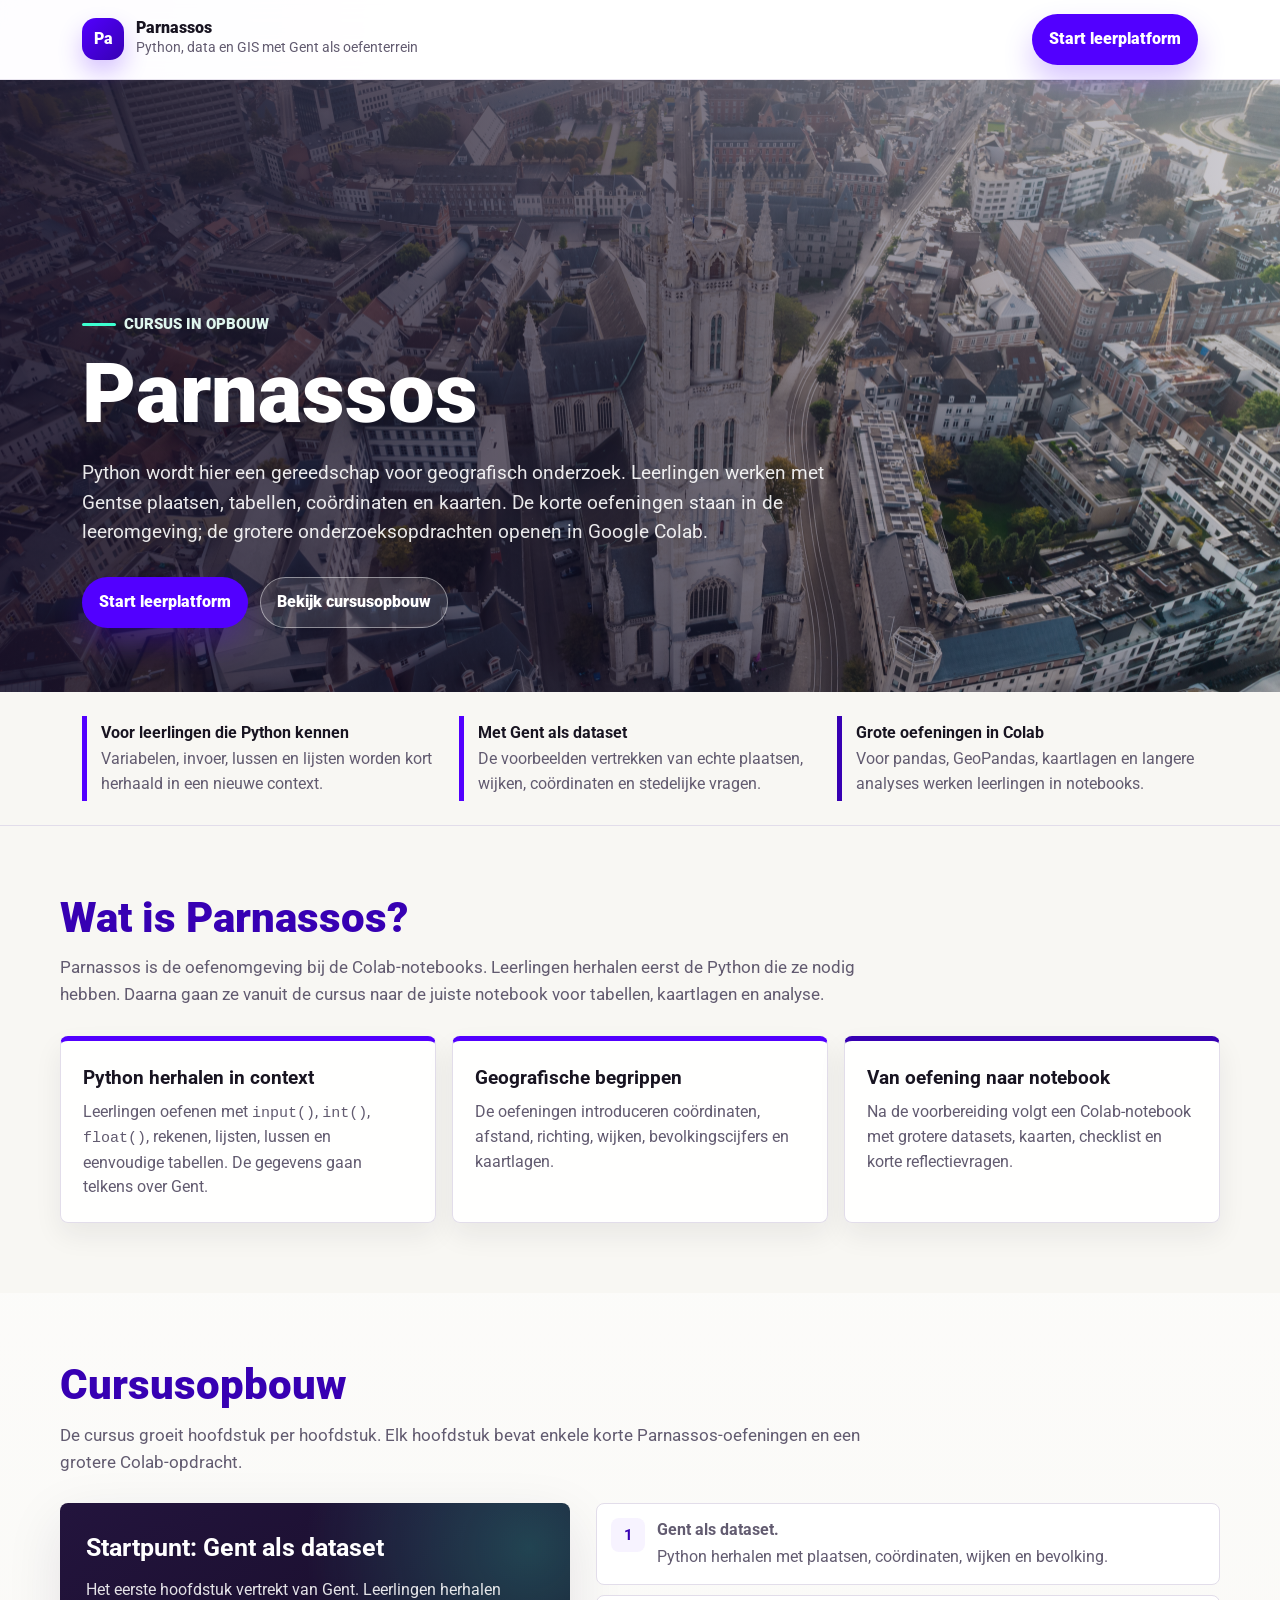
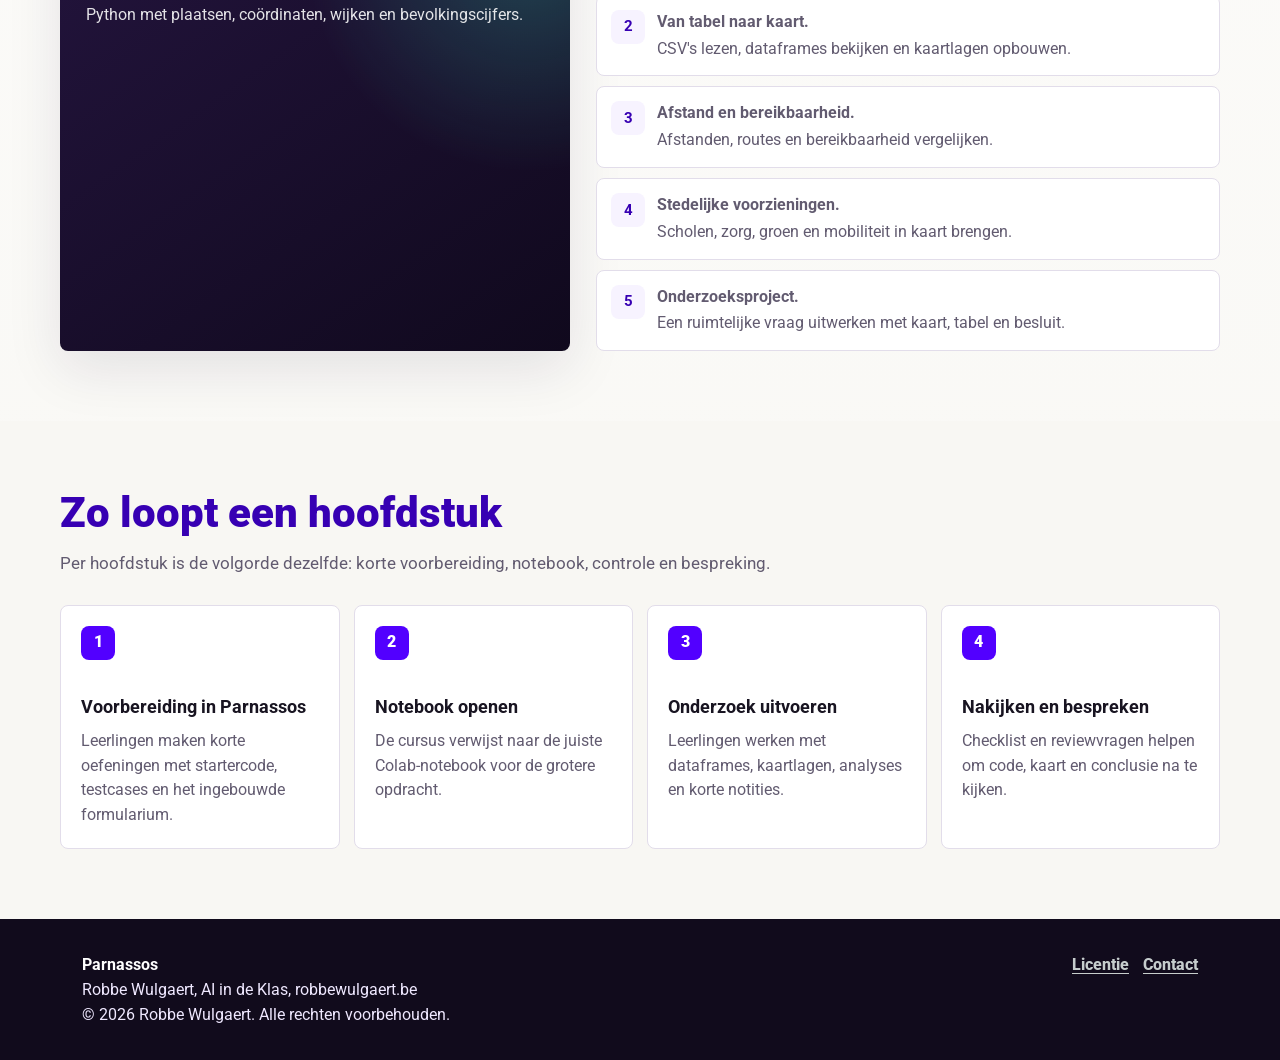
<file: index.html>
<!--
  Parnassos - product landing page
  Copyright (c) 2026 Robbe Wulgaert
  Citeer/vermeld als: Robbe Wulgaert, AI in de Klas, robbewulgaert.be
-->
<!doctype html>
<html lang="nl-BE">
<head>
  <meta charset="utf-8">
  <meta name="viewport" content="width=device-width, initial-scale=1">
  <title>Parnassos - Python, data en GIS</title>
  <meta name="description" content="Parnassos is een cursusomgeving waarin leerlingen Python gebruiken om Gent te onderzoeken met data, tabellen, coördinaten en kaarten.">
  <meta name="author" content="Robbe Wulgaert, AI in de Klas, robbewulgaert.be">
  <meta name="copyright" content="Copyright (c) 2026 Robbe Wulgaert">

  <link rel="icon" type="image/png" sizes="64x64" href="favicon.png">
  <link rel="shortcut icon" type="image/png" sizes="64x64" href="favicon.png">
  <link rel="apple-touch-icon" sizes="64x64" href="favicon.png">
  <link rel="preconnect" href="https://fonts.googleapis.com">
  <link rel="preconnect" href="https://fonts.gstatic.com" crossorigin>
  <link href="https://fonts.googleapis.com/css2?family=Roboto:wght@400;500;700;900&display=swap" rel="stylesheet">

  <style>
    :root {
      --brand: #5200FF;
      --brand-dark: #3700B3;
      --aqua: #3dffd0;
      --ink: #181421;
      --muted: #625b70;
      --paper: #ffffff;
      --mist: #f8f7f3;
      --line: #e2ddea;
      --soft: #f7f3ff;
      --good: #16834a;
      --neutral: #6d6677;
      --shadow: 0 18px 55px rgba(32, 20, 54, 0.10);
      --card-shadow: 0 10px 30px rgba(32, 20, 54, 0.08);
      --max: 1160px;
    }

    * {
      box-sizing: border-box;
    }

    html {
      scroll-behavior: smooth;
    }

    body {
      margin: 0;
      min-height: 100vh;
      font-family: "Roboto", system-ui, -apple-system, BlinkMacSystemFont, "Segoe UI", sans-serif;
      color: var(--ink);
      line-height: 1.55;
      background:
        radial-gradient(circle at top left, rgba(82, 0, 255, 0.09), transparent 34rem),
        linear-gradient(180deg, #ffffff 0%, var(--mist) 100%);
    }

    a {
      color: inherit;
      text-decoration: none;
    }

    code {
      font-family: ui-monospace, SFMono-Regular, Menlo, Monaco, Consolas, monospace;
      font-size: 0.94em;
    }

    .skip-link {
      position: absolute;
      top: 12px;
      left: -999px;
      z-index: 100;
      border-radius: 8px;
      background: var(--brand);
      color: #fff;
      padding: 10px 14px;
      font-weight: 900;
    }

    .skip-link:focus {
      left: 12px;
    }

    .site-header {
      position: sticky;
      top: 0;
      z-index: 50;
      border-bottom: 1px solid rgba(226, 221, 234, 0.78);
      background: rgba(255, 255, 255, 0.88);
      backdrop-filter: blur(16px);
    }

    .nav {
      max-width: var(--max);
      margin: 0 auto;
      padding: 14px 22px;
      display: flex;
      align-items: center;
      justify-content: space-between;
      gap: 22px;
    }

    .brand {
      display: flex;
      align-items: center;
      gap: 12px;
      min-width: 0;
    }

    .brand-mark {
      width: 42px;
      height: 42px;
      border-radius: 14px;
      display: grid;
      place-items: center;
      color: #fff;
      font-weight: 900;
      background: linear-gradient(135deg, var(--brand), var(--brand-dark));
      box-shadow: 0 12px 24px rgba(82, 0, 255, 0.24);
      flex: 0 0 auto;
    }

    .brand-title {
      display: block;
      font-weight: 900;
      line-height: 1.05;
    }

    .brand-subtitle {
      display: block;
      color: var(--muted);
      font-size: 0.9rem;
      white-space: nowrap;
      overflow: hidden;
      text-overflow: ellipsis;
    }

    .btn {
      display: inline-flex;
      align-items: center;
      justify-content: center;
      min-height: 44px;
      border-radius: 999px;
      padding: 12px 16px;
      border: 1px solid transparent;
      font-weight: 900;
      cursor: pointer;
      transition: transform 160ms ease, box-shadow 160ms ease, background 160ms ease, border-color 160ms ease;
      white-space: nowrap;
    }

    .btn:hover {
      transform: translateY(-1px);
    }

    .btn-primary {
      color: #fff;
      background: var(--brand);
      box-shadow: 0 16px 30px rgba(82, 0, 255, 0.23);
    }

    .btn-primary:hover,
    .btn-primary:focus-visible {
      background: var(--brand-dark);
      outline: none;
    }

    .btn-secondary {
      color: var(--brand);
      background: #fff;
      border-color: rgba(82, 0, 255, 0.22);
    }

    .btn-secondary:hover,
    .btn-secondary:focus-visible {
      background: var(--soft);
      border-color: rgba(82, 0, 255, 0.40);
      outline: none;
    }

    main {
      overflow: hidden;
    }

    .hero {
      position: relative;
      min-height: 68vh;
      display: grid;
      align-items: end;
      color: #fff;
      background:
        linear-gradient(90deg, rgba(18, 10, 34, 0.84) 0%, rgba(18, 10, 34, 0.58) 52%, rgba(18, 10, 34, 0.18) 100%),
        url("media/DJI_0442.jpg") center / cover no-repeat;
    }

    .hero-inner {
      width: 100%;
      max-width: var(--max);
      margin: 0 auto;
      padding: 92px 22px 64px;
    }

    .eyebrow {
      display: inline-flex;
      align-items: center;
      gap: 8px;
      margin-bottom: 18px;
      color: #dff6ee;
      font-size: 0.92rem;
      font-weight: 900;
      text-transform: uppercase;
    }

    .eyebrow::before {
      content: "";
      width: 34px;
      height: 3px;
      border-radius: 8px;
      background: var(--aqua);
    }

    h1 {
      margin: 0;
      font-size: 5.2rem;
      line-height: 0.96;
      font-weight: 900;
      letter-spacing: 0;
      text-shadow: 0 12px 30px rgba(0, 0, 0, 0.28);
    }

    .hero-copy {
      max-width: 760px;
      margin: 24px 0 0;
      color: rgba(255, 255, 255, 0.9);
      font-size: 1.2rem;
    }

    .hero-actions {
      display: flex;
      flex-wrap: wrap;
      gap: 12px;
      margin-top: 30px;
    }

    .hero-actions .btn-secondary {
      color: #fff;
      background: rgba(255, 255, 255, 0.12);
      border-color: rgba(255, 255, 255, 0.45);
    }

    .hero-actions .btn-secondary:hover,
    .hero-actions .btn-secondary:focus-visible {
      background: rgba(255, 255, 255, 0.20);
    }

    .intro-strip {
      background: var(--mist);
      border-bottom: 1px solid var(--line);
    }

    .strip-grid {
      max-width: var(--max);
      margin: 0 auto;
      padding: 24px 22px;
      display: grid;
      grid-template-columns: repeat(3, minmax(0, 1fr));
      gap: 16px;
    }

    .strip-item {
      border-left: 5px solid var(--brand);
      padding: 4px 0 4px 14px;
    }

    .strip-item:nth-child(2) {
      border-color: var(--brand);
    }

    .strip-item:nth-child(3) {
      border-color: var(--brand-dark);
    }

    .strip-item strong {
      display: block;
      margin-bottom: 2px;
      font-size: 1.02rem;
    }

    .strip-item span {
      display: block;
      color: var(--muted);
    }

    .section {
      padding: 70px 22px;
    }

    .section:nth-of-type(even) {
      background: var(--mist);
    }

    .section-inner {
      max-width: var(--max);
      margin: 0 auto;
    }

    .section-head {
      max-width: 820px;
      margin-bottom: 28px;
    }

    .section h2 {
      margin: 0;
      color: var(--brand-dark);
      font-size: 2.65rem;
      line-height: 1.05;
      font-weight: 900;
      letter-spacing: 0;
    }

    .section-lede {
      margin: 14px 0 0;
      color: var(--muted);
      font-size: 1.08rem;
    }

    .grid {
      display: grid;
      grid-template-columns: repeat(3, minmax(0, 1fr));
      gap: 16px;
    }

    .card {
      border: 1px solid var(--line);
      border-radius: 8px;
      background: rgba(255, 255, 255, 0.96);
      padding: 22px;
      box-shadow: 0 12px 28px rgba(23, 32, 38, 0.07);
    }

    .card h3 {
      margin: 0 0 8px;
      color: var(--ink);
      font-size: 1.18rem;
    }

    .card p {
      margin: 0;
      color: var(--muted);
    }

    .card.accent-green {
      border-top: 5px solid var(--brand);
    }

    .card.accent-water {
      border-top: 5px solid var(--brand);
    }

    .card.accent-brick {
      border-top: 5px solid var(--brand-dark);
    }

    .chapter-panel {
      display: grid;
      grid-template-columns: minmax(0, 0.9fr) minmax(0, 1.1fr);
      gap: 26px;
      align-items: stretch;
    }

    .chapter-highlight {
      border-radius: 8px;
      padding: 26px;
      color: #fff;
      background:
        radial-gradient(circle at 92% 10%, rgba(61, 255, 208, 0.22), transparent 14rem),
        linear-gradient(145deg, #23143d 0%, #10091d 100%);
      box-shadow: var(--shadow);
    }

    .chapter-highlight h3 {
      margin: 0 0 10px;
      font-size: 1.55rem;
    }

    .chapter-highlight p {
      margin: 0;
      color: rgba(255, 255, 255, 0.88);
    }

    .topic-list {
      margin: 0;
      padding: 0;
      list-style: none;
      display: grid;
      gap: 10px;
    }

    .topic-list li {
      display: grid;
      grid-template-columns: 34px minmax(0, 1fr);
      gap: 12px;
      align-items: start;
      border: 1px solid var(--line);
      border-radius: 8px;
      background: #fff;
      padding: 14px;
    }

    .topic-list b {
      width: 34px;
      height: 34px;
      border-radius: 8px;
      display: grid;
      place-items: center;
      color: var(--brand-dark);
      background: var(--soft);
      font-size: 0.92rem;
    }

    .topic-list strong {
      display: block;
      margin-bottom: 2px;
    }

    .topic-list span {
      color: var(--muted);
    }

    .workflow {
      display: grid;
      grid-template-columns: repeat(4, minmax(0, 1fr));
      gap: 14px;
      counter-reset: step;
    }

    .workflow-step {
      position: relative;
      min-height: 190px;
      border: 1px solid var(--line);
      border-radius: 8px;
      background: #fff;
      padding: 20px;
    }

    .workflow-step::before {
      counter-increment: step;
      content: counter(step);
      display: grid;
      place-items: center;
      width: 34px;
      height: 34px;
      margin-bottom: 34px;
      border-radius: 8px;
      color: #fff;
      background: var(--brand);
      font-weight: 900;
    }

    .workflow-step h3 {
      margin: 0 0 8px;
      font-size: 1.1rem;
    }

    .workflow-step p {
      margin: 0;
      color: var(--muted);
    }

    .two-column {
      display: grid;
      grid-template-columns: minmax(0, 1fr) minmax(320px, 0.9fr);
      gap: 26px;
      align-items: start;
    }

    .note {
      border-left: 6px solid var(--brand);
      border-radius: 8px;
      background: #fff;
      padding: 22px;
      box-shadow: 0 12px 28px rgba(23, 32, 38, 0.07);
    }

    .note h3 {
      margin: 0 0 10px;
      font-size: 1.22rem;
    }

    .note p {
      margin: 0 0 14px;
      color: var(--muted);
    }

    .steps {
      margin: 0;
      padding: 0;
      list-style: none;
      display: grid;
      gap: 12px;
    }

    .steps li {
      display: grid;
      grid-template-columns: 42px minmax(0, 1fr);
      gap: 14px;
      align-items: start;
      border: 1px solid var(--line);
      border-radius: 8px;
      background: #fff;
      padding: 18px;
    }

    .step-number {
      width: 42px;
      height: 42px;
      border-radius: 8px;
      display: grid;
      place-items: center;
      background: var(--brand);
      color: #fff;
      font-weight: 900;
    }

    .steps strong {
      display: block;
      margin-bottom: 2px;
    }

    .steps span {
      color: var(--muted);
    }

    .site-footer {
      color: #efe8ff;
      background: #110b1c;
    }

    .footer-inner {
      max-width: var(--max);
      margin: 0 auto;
      padding: 34px 22px;
      display: flex;
      justify-content: space-between;
      gap: 18px;
      flex-wrap: wrap;
    }

    .site-footer strong {
      color: #fff;
    }

    .footer-links {
      display: flex;
      gap: 14px;
      flex-wrap: wrap;
      font-weight: 800;
    }

    .site-footer a {
      color: rgba(234, 243, 239, 0.84);
      text-decoration: underline;
      text-underline-offset: 3px;
    }

    .site-footer a:hover,
    .site-footer a:focus-visible {
      color: #fff;
      outline: none;
    }

    @media (max-width: 960px) {
      .nav {
        align-items: flex-start;
        flex-direction: column;
      }

      h1 {
        font-size: 4rem;
      }

      .strip-grid,
      .grid,
      .chapter-panel,
      .workflow,
      .two-column {
        grid-template-columns: 1fr;
      }

      .workflow-step {
        min-height: auto;
      }

      .workflow-step::before {
        margin-bottom: 18px;
      }
    }

    @media (max-width: 620px) {
      .hero {
        min-height: 62vh;
      }

      .hero-inner {
        padding-top: 64px;
        padding-bottom: 46px;
      }

      h1 {
        font-size: 3.1rem;
      }

      .hero-copy,
      .section-lede {
        font-size: 1rem;
      }

      .section {
        padding: 50px 18px;
      }

      .section h2 {
        font-size: 2rem;
      }

      .hero-actions,
      .footer-inner {
        flex-direction: column;
        align-items: stretch;
      }

      .btn {
        width: 100%;
      }
    }
  </style>
</head>
<body>
  <a class="skip-link" href="#main">Spring naar inhoud</a>

  <header class="site-header">
    <nav class="nav" aria-label="Hoofdnavigatie">
      <a class="brand" href="index.html" aria-label="Parnassos startpagina">
        <span class="brand-mark">Pa</span>
        <span>
          <span class="brand-title">Parnassos</span>
          <span class="brand-subtitle">Python, data en GIS met Gent als oefenterrein</span>
        </span>
      </a>
      <a class="btn btn-primary" href="platform.html">Start leerplatform</a>
    </nav>
  </header>

  <main id="main">
    <section class="hero" aria-labelledby="hero-title">
      <div>
        <div class="hero-inner">
          <span class="eyebrow">cursus in opbouw</span>
          <h1 id="hero-title">Parnassos</h1>
          <p class="hero-copy">
            Python wordt hier een gereedschap voor geografisch onderzoek. Leerlingen werken met
            Gentse plaatsen, tabellen, coördinaten en kaarten. De korte oefeningen staan in de
            leeromgeving; de grotere onderzoeksopdrachten openen in Google Colab.
          </p>
          <div class="hero-actions">
            <a class="btn btn-primary" href="platform.html">Start leerplatform</a>
            <a class="btn btn-secondary" href="#cursus">Bekijk cursusopbouw</a>
          </div>
        </div>
      </div>
    </section>

    <div class="intro-strip" aria-label="Kern van de cursus">
      <div class="strip-grid">
        <div class="strip-item">
          <strong>Voor leerlingen die Python kennen</strong>
          <span>Variabelen, invoer, lussen en lijsten worden kort herhaald in een nieuwe context.</span>
        </div>
        <div class="strip-item">
          <strong>Met Gent als dataset</strong>
          <span>De voorbeelden vertrekken van echte plaatsen, wijken, coördinaten en stedelijke vragen.</span>
        </div>
        <div class="strip-item">
          <strong>Grote oefeningen in Colab</strong>
          <span>Voor pandas, GeoPandas, kaartlagen en langere analyses werken leerlingen in notebooks.</span>
        </div>
      </div>
    </div>

    <section id="platform" class="section" aria-labelledby="platform-title">
      <div class="section-inner">
        <div class="section-head">
          <h2 id="platform-title">Wat is Parnassos?</h2>
          <p class="section-lede">
            Parnassos is de oefenomgeving bij de Colab-notebooks. Leerlingen herhalen eerst
            de Python die ze nodig hebben. Daarna gaan ze vanuit de cursus naar de juiste notebook
            voor tabellen, kaartlagen en analyse.
          </p>
        </div>
        <div class="grid">
          <article class="card accent-green">
            <h3>Python herhalen in context</h3>
            <p>Leerlingen oefenen met <code>input()</code>, <code>int()</code>, <code>float()</code>, rekenen, lijsten, lussen en eenvoudige tabellen. De gegevens gaan telkens over Gent.</p>
          </article>
          <article class="card accent-water">
            <h3>Geografische begrippen</h3>
            <p>De oefeningen introduceren coördinaten, afstand, richting, wijken, bevolkingscijfers en kaartlagen.</p>
          </article>
          <article class="card accent-brick">
            <h3>Van oefening naar notebook</h3>
            <p>Na de voorbereiding volgt een Colab-notebook met grotere datasets, kaarten, checklist en korte reflectievragen.</p>
          </article>
        </div>
      </div>
    </section>

    <section id="cursus" class="section" aria-labelledby="cursus-title">
      <div class="section-inner">
        <div class="section-head">
          <h2 id="cursus-title">Cursusopbouw</h2>
          <p class="section-lede">
            De cursus groeit hoofdstuk per hoofdstuk. Elk hoofdstuk bevat enkele korte
            Parnassos-oefeningen en een grotere Colab-opdracht.
          </p>
        </div>
        <div class="chapter-panel">
          <article class="chapter-highlight">
            <h3>Startpunt: Gent als dataset</h3>
            <p>
              Het eerste hoofdstuk vertrekt van Gent. Leerlingen herhalen Python met plaatsen,
              coördinaten, wijken en bevolkingscijfers.
            </p>
          </article>
          <ol class="topic-list">
            <li>
              <b>1</b>
              <span><strong>Gent als dataset.</strong> Python herhalen met plaatsen, coördinaten, wijken en bevolking.</span>
            </li>
            <li>
              <b>2</b>
              <span><strong>Van tabel naar kaart.</strong> CSV's lezen, dataframes bekijken en kaartlagen opbouwen.</span>
            </li>
            <li>
              <b>3</b>
              <span><strong>Afstand en bereikbaarheid.</strong> Afstanden, routes en bereikbaarheid vergelijken.</span>
            </li>
            <li>
              <b>4</b>
              <span><strong>Stedelijke voorzieningen.</strong> Scholen, zorg, groen en mobiliteit in kaart brengen.</span>
            </li>
            <li>
              <b>5</b>
              <span><strong>Onderzoeksproject.</strong> Een ruimtelijke vraag uitwerken met kaart, tabel en besluit.</span>
            </li>
          </ol>
        </div>
      </div>
    </section>

    <section id="werkwijze" class="section" aria-labelledby="werkwijze-title">
      <div class="section-inner">
        <div class="section-head">
          <h2 id="werkwijze-title">Zo loopt een hoofdstuk</h2>
          <p class="section-lede">
            Per hoofdstuk is de volgorde dezelfde: korte voorbereiding, notebook, controle
            en bespreking.
          </p>
        </div>
        <div class="workflow">
          <article class="workflow-step">
            <h3>Voorbereiding in Parnassos</h3>
            <p>Leerlingen maken korte oefeningen met startercode, testcases en het ingebouwde formularium.</p>
          </article>
          <article class="workflow-step">
            <h3>Notebook openen</h3>
            <p>De cursus verwijst naar de juiste Colab-notebook voor de grotere opdracht.</p>
          </article>
          <article class="workflow-step">
            <h3>Onderzoek uitvoeren</h3>
            <p>Leerlingen werken met dataframes, kaartlagen, analyses en korte notities.</p>
          </article>
          <article class="workflow-step">
            <h3>Nakijken en bespreken</h3>
            <p>Checklist en reviewvragen helpen om code, kaart en conclusie na te kijken.</p>
          </article>
        </div>
      </div>
    </section>
  </main>

  <footer class="site-footer">
    <div class="footer-inner">
      <div>
        <strong>Parnassos</strong><br>
        Robbe Wulgaert, AI in de Klas, robbewulgaert.be<br>
        © 2026 Robbe Wulgaert. Alle rechten voorbehouden.
      </div>
      <div class="footer-links">
        <a href="LICENSE">Licentie</a>
        <a href="https://robbewulgaert.be/contact">Contact</a>
      </div>
    </div>
  </footer>
</body>
</html>
</file>
